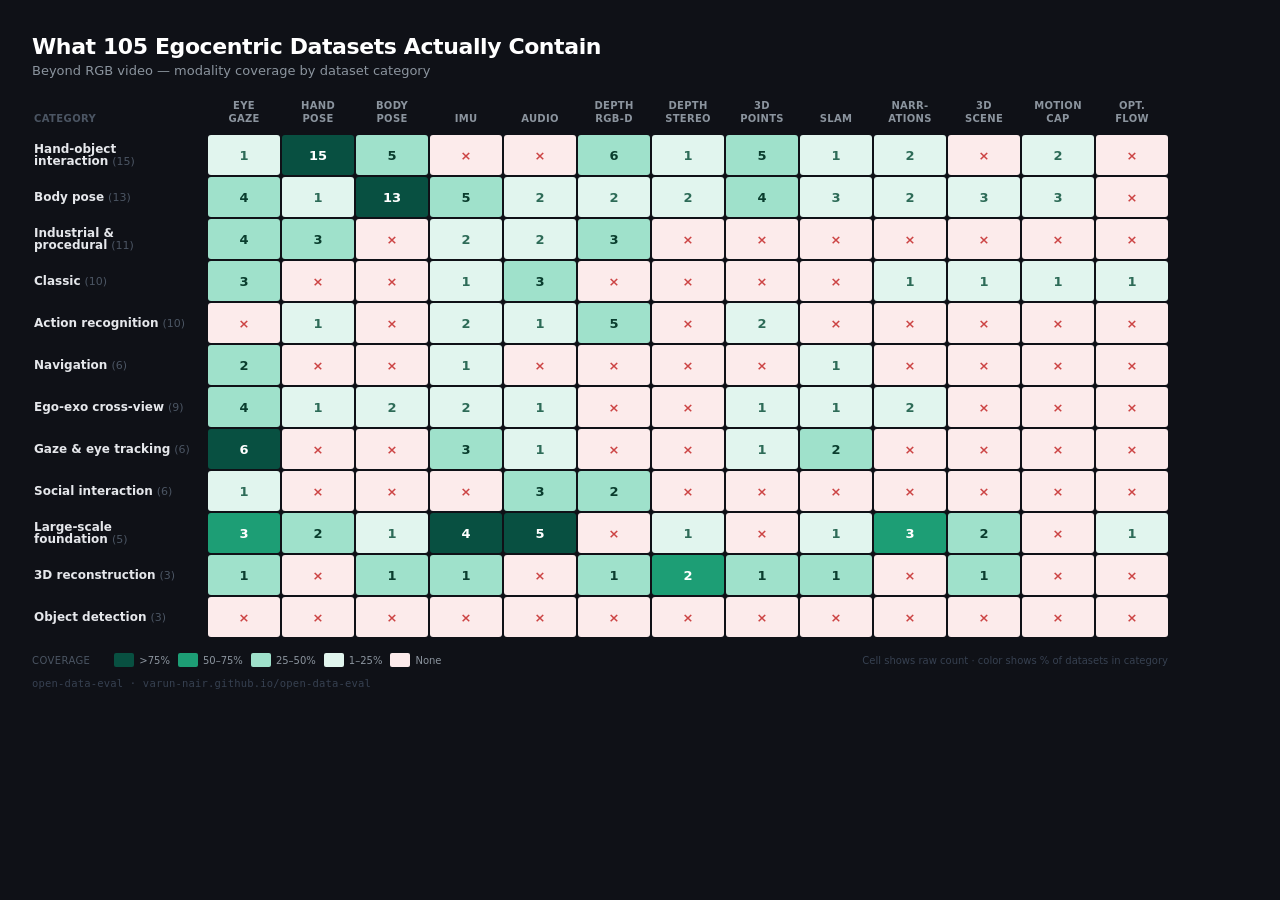
<file: scripts/heatmap.html>
<!DOCTYPE html>
<html>
<head>
<meta charset="UTF-8" />
<style>
  * { box-sizing: border-box; margin: 0; padding: 0; }
  body {
    width: 1200px;
    height: 800px;
    background: #0f1117;
    font-family: -apple-system, BlinkMacSystemFont, "Inter", "Segoe UI", system-ui, sans-serif;
    color: #ffffff;
    padding: 36px 32px 28px;
    overflow: hidden;
  }

  /* ── title ── */
  .title-block { margin-bottom: 20px; }
  .title {
    font-size: 22px;
    font-weight: 800;
    color: #ffffff;
    letter-spacing: -0.4px;
    line-height: 1;
  }
  .subtitle {
    font-size: 13px;
    color: #8b949e;
    margin-top: 5px;
    font-weight: 400;
  }

  /* ── table ── */
  table {
    width: 100%;
    border-collapse: separate;
    border-spacing: 2px;
    table-layout: fixed;
  }

  /* column widths */
  col.label-col { width: 172px; }
  col.data-col  { width: 72px; }

  /* header row */
  thead th {
    font-size: 10px;
    font-weight: 600;
    color: #8b949e;
    text-align: center;
    padding: 0 2px 8px;
    letter-spacing: 0.3px;
    text-transform: uppercase;
    vertical-align: bottom;
    line-height: 1.25;
  }
  thead th.label-header {
    text-align: left;
    padding-left: 0;
    font-size: 10px;
    color: #4b5563;
    text-transform: uppercase;
    letter-spacing: 0.4px;
  }

  /* data rows */
  tbody tr { }
  tbody td {
    height: 40px;
    text-align: center;
    vertical-align: middle;
    border-radius: 3px;
    font-size: 13px;
    font-weight: 600;
    line-height: 1;
  }
  tbody td.row-label {
    text-align: left;
    padding: 0 10px 0 0;
    font-size: 12px;
    font-weight: 500;
    color: #d1d5db;
    background: transparent;
  }
  tbody td.row-label .cat-name { color: #e5e7eb; font-weight: 600; }
  tbody td.row-label .cat-count { color: #4b5563; font-size: 11px; margin-left: 4px; }

  /* ── legend ── */
  .legend {
    display: flex;
    align-items: center;
    gap: 20px;
    margin-top: 14px;
  }
  .legend-label {
    font-size: 10px;
    color: #4b5563;
    text-transform: uppercase;
    letter-spacing: 0.4px;
    margin-right: 4px;
  }
  .legend-items {
    display: flex;
    align-items: center;
    gap: 8px;
  }
  .legend-item {
    display: flex;
    align-items: center;
    gap: 5px;
    font-size: 10px;
    color: #8b949e;
  }
  .legend-swatch {
    width: 20px;
    height: 14px;
    border-radius: 2px;
  }

  /* ── footer ── */
  .footer {
    font-size: 10.5px;
    font-family: "SF Mono", "Fira Code", "Consolas", monospace;
    color: #374151;
    margin-top: 10px;
    letter-spacing: 0.2px;
  }
</style>
</head>
<body>

<div class="title-block">
  <div class="title">What 105 Egocentric Datasets Actually Contain</div>
  <div class="subtitle">Beyond RGB video — modality coverage by dataset category</div>
</div>

<table id="heatmap">
  <colgroup>
    <col class="label-col" />
    <col class="data-col" /><col class="data-col" /><col class="data-col" />
    <col class="data-col" /><col class="data-col" /><col class="data-col" />
    <col class="data-col" /><col class="data-col" /><col class="data-col" />
    <col class="data-col" /><col class="data-col" /><col class="data-col" />
    <col class="data-col" />
  </colgroup>
  <thead>
    <tr>
      <th class="label-header">Category</th>
      <th>Eye<br>Gaze</th>
      <th>Hand<br>Pose</th>
      <th>Body<br>Pose</th>
      <th>IMU</th>
      <th>Audio</th>
      <th>Depth<br>RGB-D</th>
      <th>Depth<br>Stereo</th>
      <th>3D<br>Points</th>
      <th>SLAM</th>
      <th>Narr-<br>ations</th>
      <th>3D<br>Scene</th>
      <th>Motion<br>Cap</th>
      <th>Opt.<br>Flow</th>
    </tr>
  </thead>
  <tbody id="tbody">
  </tbody>
</table>

<div class="legend">
  <span class="legend-label">Coverage</span>
  <div class="legend-items">
    <div class="legend-item"><div class="legend-swatch" style="background:#085041"></div>&gt;75%</div>
    <div class="legend-item"><div class="legend-swatch" style="background:#1D9E75"></div>50–75%</div>
    <div class="legend-item"><div class="legend-swatch" style="background:#9FE1CB"></div>25–50%</div>
    <div class="legend-item"><div class="legend-swatch" style="background:#E1F5EE"></div>1–25%</div>
    <div class="legend-item"><div class="legend-swatch" style="background:#FCEBEB"></div>None</div>
  </div>
  <span style="margin-left:auto; font-size:10px; color:#374151;">Cell shows raw count · color shows % of datasets in category</span>
</div>

<div class="footer">open-data-eval · varun-nair.github.io/open-data-eval</div>

<script>
const ROWS = [
  { label: "Hand-object interaction", n: 15, counts: [1,15,5,0,0,6,1,5,1,2,0,2,0] },
  { label: "Body pose",               n: 13, counts: [4,1,13,5,2,2,2,4,3,2,3,3,0] },
  { label: "Industrial & procedural", n: 11, counts: [4,3,0,2,2,3,0,0,0,0,0,0,0] },
  { label: "Classic",                 n: 10, counts: [3,0,0,1,3,0,0,0,0,1,1,1,1] },
  { label: "Action recognition",      n: 10, counts: [0,1,0,2,1,5,0,2,0,0,0,0,0] },
  { label: "Navigation",              n: 6,  counts: [2,0,0,1,0,0,0,0,1,0,0,0,0] },
  { label: "Ego-exo cross-view",      n: 9,  counts: [4,1,2,2,1,0,0,1,1,2,0,0,0] },
  { label: "Gaze & eye tracking",     n: 6,  counts: [6,0,0,3,1,0,0,1,2,0,0,0,0] },
  { label: "Social interaction",      n: 6,  counts: [1,0,0,0,3,2,0,0,0,0,0,0,0] },
  { label: "Large-scale foundation",  n: 5,  counts: [3,2,1,4,5,0,1,0,1,3,2,0,1] },
  { label: "3D reconstruction",       n: 3,  counts: [1,0,1,1,0,1,2,1,1,0,1,0,0] },
  { label: "Object detection",        n: 3,  counts: [0,0,0,0,0,0,0,0,0,0,0,0,0] },
];

function cellStyle(count, total) {
  if (count === 0) return { bg: '#FCEBEB', fg: '#cc4444' };
  const pct = count / total;
  if (pct > 0.75) return { bg: '#085041', fg: '#ffffff' };
  if (pct > 0.50) return { bg: '#1D9E75', fg: '#ffffff' };
  if (pct > 0.25) return { bg: '#9FE1CB', fg: '#0a3d2e' };
  return { bg: '#E1F5EE', fg: '#2d6b57' };
}

const tbody = document.getElementById('tbody');
ROWS.forEach(row => {
  const tr = document.createElement('tr');

  // label cell
  const labelTd = document.createElement('td');
  labelTd.className = 'row-label';
  labelTd.innerHTML = `<span class="cat-name">${row.label}</span><span class="cat-count">(${row.n})</span>`;
  tr.appendChild(labelTd);

  // data cells
  row.counts.forEach(c => {
    const td = document.createElement('td');
    const { bg, fg } = cellStyle(c, row.n);
    td.style.background = bg;
    td.style.color = fg;
    td.textContent = c === 0 ? '×' : c;
    tr.appendChild(td);
  });

  tbody.appendChild(tr);
});
</script>
</body>
</html>
</file>
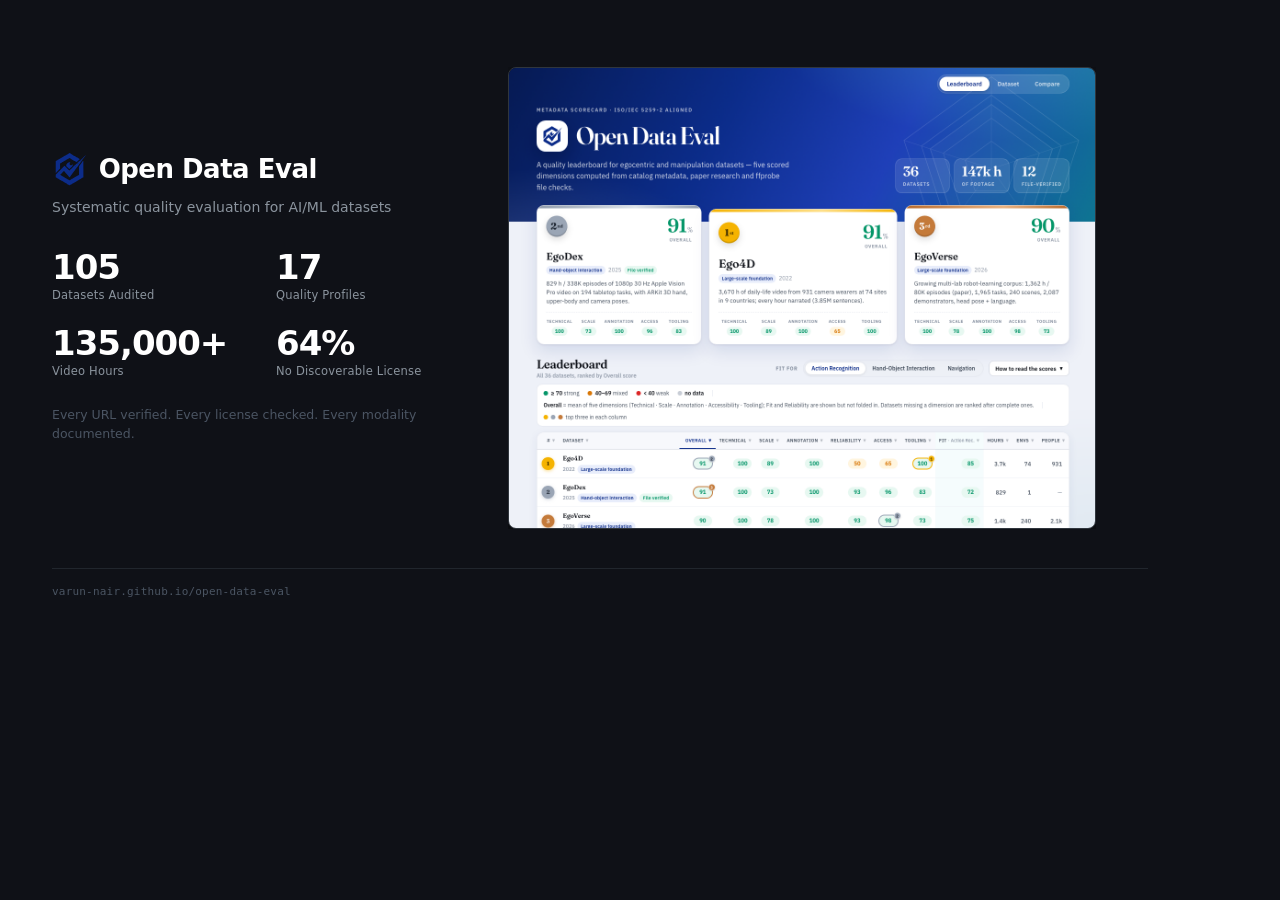
<file: scripts/og-image.html>
<!DOCTYPE html>
<html>
<head>
<meta charset="UTF-8" />
<style>
  * { box-sizing: border-box; margin: 0; padding: 0; }
  body {
    width: 1200px;
    height: 630px;
    background: #0f1117;
    font-family: -apple-system, BlinkMacSystemFont, "Inter", "Segoe UI", system-ui, sans-serif;
    display: flex;
    flex-direction: column;
    padding: 44px 52px 32px;
    overflow: hidden;
  }

  /* ── main row ── */
  .main {
    display: flex;
    align-items: center;
    gap: 36px;
    flex: 1;
    min-height: 0;
  }

  /* ── left: explicit 420px ── */
  .left {
    width: 420px;
    flex-shrink: 0;
    display: flex;
    flex-direction: column;
  }

  .brand {
    display: flex;
    align-items: center;
    gap: 11px;
    margin-bottom: 12px;
  }
  .brand img { height: 34px; width: auto; }
  .brand-name {
    font-size: 26px;
    font-weight: 800;
    color: #ffffff;
    letter-spacing: -0.5px;
  }

  .subtitle {
    font-size: 14px;
    color: #8b949e;
    margin-bottom: 32px;
    line-height: 1.4;
  }

  /* 2×2 stats grid */
  .stats {
    display: grid;
    grid-template-columns: 1fr 1fr;
    gap: 24px 28px;
    margin-bottom: 28px;
  }
  .stat-block { display: flex; flex-direction: column; gap: 4px; }
  .stat-number {
    font-size: 34px;
    font-weight: 800;
    color: #ffffff;
    letter-spacing: -1px;
    line-height: 1;
  }
  .stat-label {
    font-size: 11.5px;
    color: #8b949e;
    font-weight: 500;
    letter-spacing: 0.2px;
  }

  .tagline {
    font-size: 12.5px;
    color: #4b5563;
    line-height: 1.5;
  }

  /* ── right: explicit 588px (1096 - 420 - 36 - buffer) ── */
  .preview-col {
    width: 588px;
    flex-shrink: 0;
    overflow: hidden;
  }
  .preview-wrap {
    width: 588px;
    border-radius: 8px;
    border: 1px solid #30363d;
    box-shadow: 0 12px 40px rgba(0,0,0,0.7);
    overflow: hidden;
  }
  .preview-wrap img {
    width: 588px;
    height: auto;
    display: block;
  }

  /* ── footer ── */
  .footer {
    font-size: 11px;
    font-family: "SF Mono", "Fira Code", "Consolas", monospace;
    color: #4b5563;
    letter-spacing: 0.2px;
    padding-top: 16px;
    border-top: 1px solid #21262d;
    margin-top: 16px;
  }
</style>
</head>
<body>
  <div class="main">
    <div class="left">
      <div class="brand">
        <img src="../docs/scorecard/logo.svg" alt="Open Data Eval" />
        <span class="brand-name">Open Data Eval</span>
      </div>
      <p class="subtitle">Systematic quality evaluation for AI/ML datasets</p>
      <div class="stats">
        <div class="stat-block">
          <span class="stat-number">105</span>
          <span class="stat-label">Datasets Audited</span>
        </div>
        <div class="stat-block">
          <span class="stat-number">17</span>
          <span class="stat-label">Quality Profiles</span>
        </div>
        <div class="stat-block">
          <span class="stat-number">135,000+</span>
          <span class="stat-label">Video Hours</span>
        </div>
        <div class="stat-block">
          <span class="stat-number">64%</span>
          <span class="stat-label">No Discoverable License</span>
        </div>
      </div>
      <p class="tagline">Every URL verified. Every license checked. Every modality documented.</p>
    </div>

    <div class="preview-col">
      <div class="preview-wrap">
        <img src="../docs/assets/scorecard-preview.png" alt="Scorecard preview" />
      </div>
    </div>
  </div>
  <div class="footer">varun-nair.github.io/open-data-eval</div>
</body>
</html>
</file>
